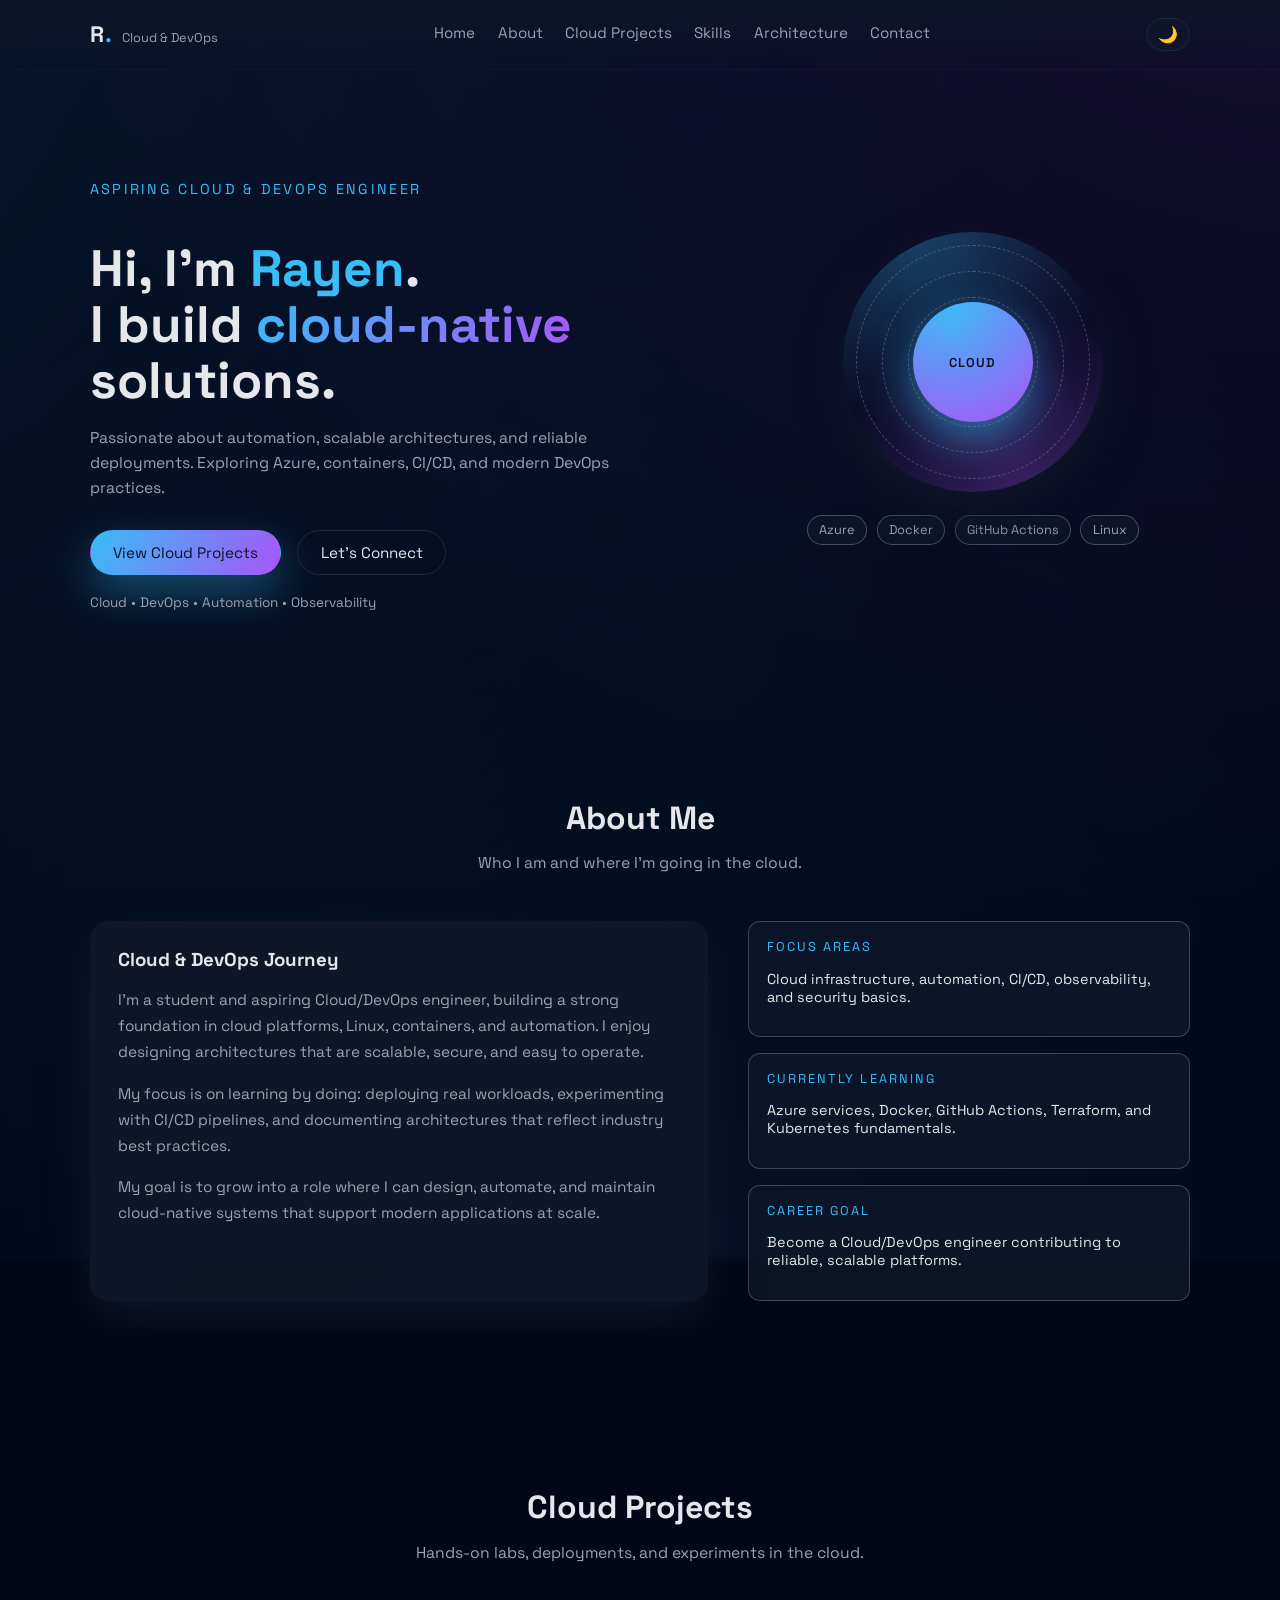
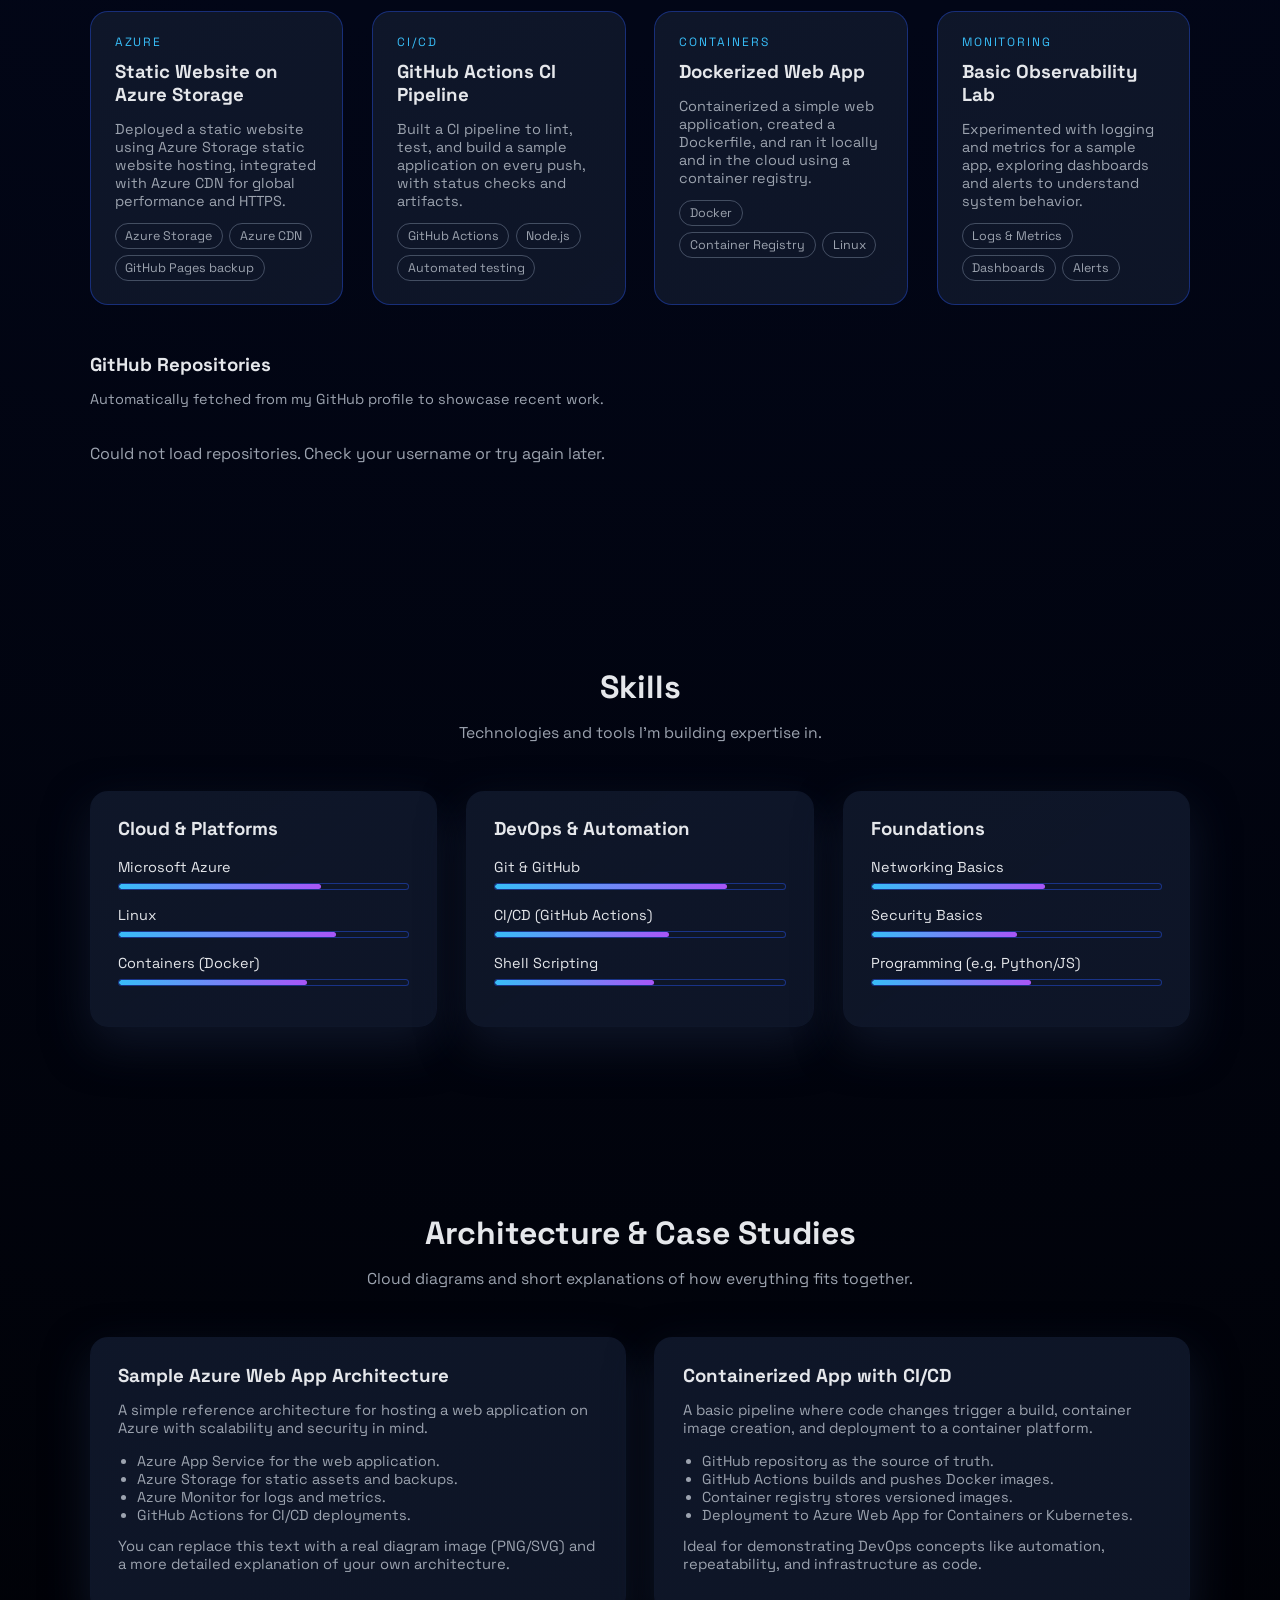
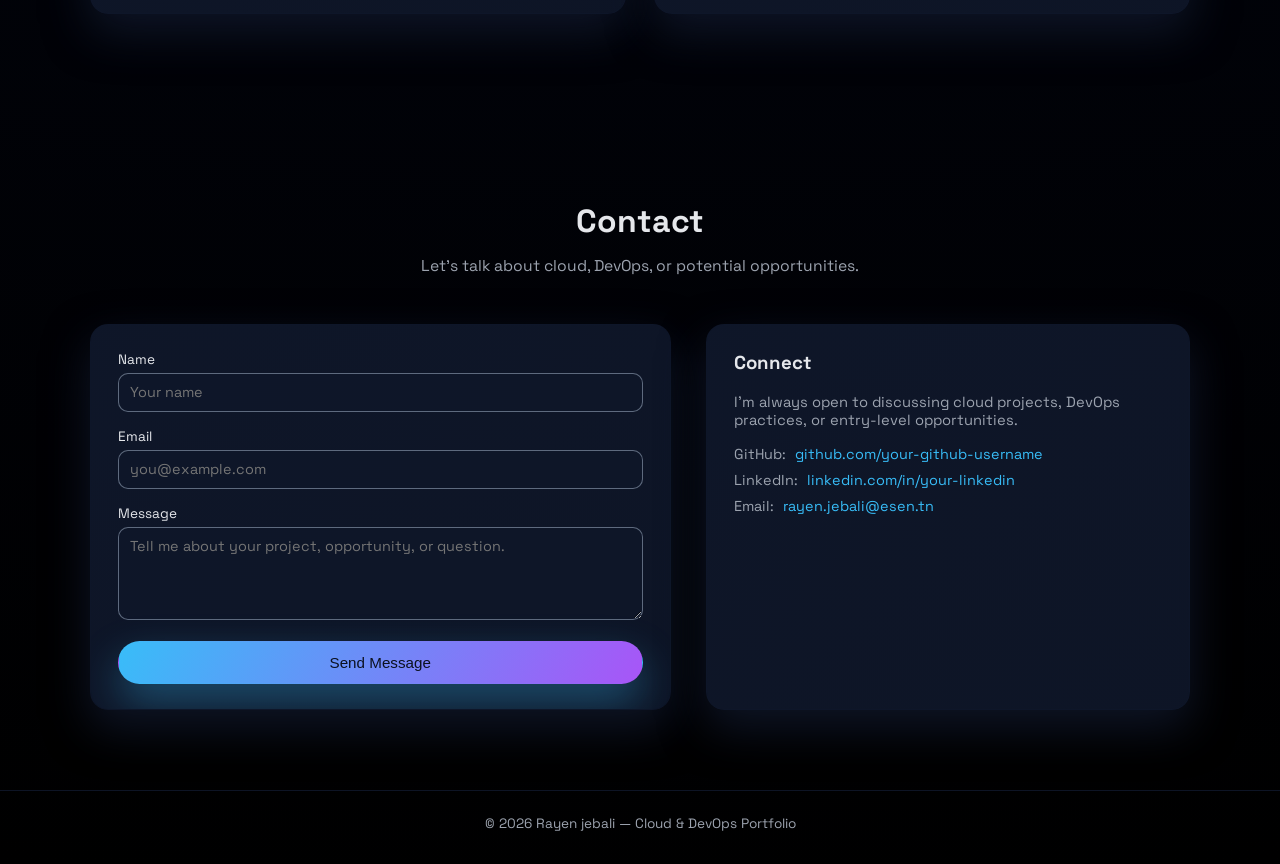
<file: index.html>
<!DOCTYPE html>
<html lang="en">
<head>
  <meta charset="UTF-8" />
  <meta name="viewport" content="width=device-width, initial-scale=1.0" />
  <title>Rayen | Cloud & DevOps Portfolio</title>
  <link rel="stylesheet" href="cloud.css" />
  <link rel="preconnect" href="https://fonts.googleapis.com" />
  <link rel="preconnect" href="https://fonts.gstatic.com" crossorigin />
  <link
    href="https://fonts.googleapis.com/css2?family=Space+Grotesk:wght@400;500;600;700&display=swap"
    rel="stylesheet"
  />
  <script defer src="cloud.js"></script>
</head>
<body>
  <div class="background-gradient"></div>

  <header class="navbar">
    <div class="nav-left">
      <span class="logo">R<span class="accent">.</span></span>
      <span class="logo-subtitle">Cloud & DevOps</span>
    </div>
    <nav class="nav-links">
      <a href="#hero">Home</a>
      <a href="#about">About</a>
      <a href="#projects">Cloud Projects</a>
      <a href="#skills">Skills</a>
      <a href="#architecture">Architecture</a>
      <a href="#contact">Contact</a>
    </nav>
    <button id="theme-toggle" class="theme-toggle" aria-label="Toggle theme">
      <span class="toggle-icon">🌙</span>
    </button>
  </header>

  <main>
    <section id="hero" class="section hero">
      <div class="hero-content">
        <p class="hero-tag">Aspiring Cloud & DevOps Engineer</p>
        <h1 class="hero-title">
          Hi, I'm <span class="accent">Rayen</span>.<br />
          I build <span class="gradient-text">cloud-native</span> solutions.
        </h1>
        <p class="hero-subtitle">
          Passionate about automation, scalable architectures, and reliable deployments.
          Exploring Azure, containers, CI/CD, and modern DevOps practices.
        </p>
        <div class="hero-actions">
          <a href="#projects" class="btn primary">View Cloud Projects</a>
          <a href="#contact" class="btn ghost">Let’s Connect</a>
        </div>
        <div class="hero-meta">
          <span>Cloud • DevOps • Automation • Observability</span>
        </div>
      </div>
      <div class="hero-visual">
        <div class="hero-orbit">
          <div class="orbit-circle orbit-1"></div>
          <div class="orbit-circle orbit-2"></div>
          <div class="orbit-circle orbit-3"></div>
          <div class="hero-core">
            <span>Cloud</span>
          </div>
        </div>
        <div class="hero-badges">
          <div class="badge">Azure</div>
          <div class="badge">Docker</div>
          <div class="badge">GitHub Actions</div>
          <div class="badge">Linux</div>
        </div>
      </div>
    </section>

    <section id="about" class="section about">
      <div class="section-header">
        <h2>About Me</h2>
        <p>Who I am and where I'm going in the cloud.</p>
      </div>
      <div class="about-grid">
        <div class="about-text card">
          <h3>Cloud & DevOps Journey</h3>
          <p>
            I'm a student and aspiring Cloud/DevOps engineer, building a strong foundation in
            cloud platforms, Linux, containers, and automation. I enjoy designing architectures
            that are scalable, secure, and easy to operate.
          </p>
          <p>
            My focus is on learning by doing: deploying real workloads, experimenting with CI/CD
            pipelines, and documenting architectures that reflect industry best practices.
          </p>
          <p>
            My goal is to grow into a role where I can design, automate, and maintain
            cloud-native systems that support modern applications at scale.
          </p>
        </div>
        <div class="about-highlights">
          <div class="highlight-card">
            <span class="highlight-label">Focus Areas</span>
            <p>Cloud infrastructure, automation, CI/CD, observability, and security basics.</p>
          </div>
          <div class="highlight-card">
            <span class="highlight-label">Currently Learning</span>
            <p>Azure services, Docker, GitHub Actions, Terraform, and Kubernetes fundamentals.</p>
          </div>
          <div class="highlight-card">
            <span class="highlight-label">Career Goal</span>
            <p>Become a Cloud/DevOps engineer contributing to reliable, scalable platforms.</p>
          </div>
        </div>
      </div>
    </section>

    <!-- Cloud Projects Section -->
    <section id="projects" class="section projects">
      <div class="section-header">
        <h2>Cloud Projects</h2>
        <p>Hands-on labs, deployments, and experiments in the cloud.</p>
      </div>
      <div class="projects-grid">
        <!-- Example project cards (you can edit/duplicate these) -->
        <article class="project-card">
          <div class="project-tag">Azure</div>
          <h3>Static Website on Azure Storage</h3>
          <p>
            Deployed a static website using Azure Storage static website hosting, integrated with
            Azure CDN for global performance and HTTPS.
          </p>
          <ul class="project-meta">
            <li>Azure Storage</li>
            <li>Azure CDN</li>
            <li>GitHub Pages backup</li>
          </ul>
        </article>

        <article class="project-card">
          <div class="project-tag">CI/CD</div>
          <h3>GitHub Actions CI Pipeline</h3>
          <p>
            Built a CI pipeline to lint, test, and build a sample application on every push,
            with status checks and artifacts.
          </p>
          <ul class="project-meta">
            <li>GitHub Actions</li>
            <li>Node.js</li>
            <li>Automated testing</li>
          </ul>
        </article>

        <article class="project-card">
          <div class="project-tag">Containers</div>
          <h3>Dockerized Web App</h3>
          <p>
            Containerized a simple web application, created a Dockerfile, and ran it locally and
            in the cloud using a container registry.
          </p>
          <ul class="project-meta">
            <li>Docker</li>
            <li>Container Registry</li>
            <li>Linux</li>
          </ul>
        </article>

        <article class="project-card">
          <div class="project-tag">Monitoring</div>
          <h3>Basic Observability Lab</h3>
          <p>
            Experimented with logging and metrics for a sample app, exploring dashboards and
            alerts to understand system behavior.
          </p>
          <ul class="project-meta">
            <li>Logs & Metrics</li>
            <li>Dashboards</li>
            <li>Alerts</li>
          </ul>
        </article>
      </div>

      <!-- GitHub Integration -->
      <div class="github-section">
        <h3>GitHub Repositories</h3>
        <p class="github-subtitle">
          Automatically fetched from my GitHub profile to showcase recent work.
        </p>
        <div id="github-repos" class="github-repos">
          <p class="github-loading">Loading repositories...</p>
        </div>
      </div>
    </section>

    <!-- Skills Section -->
    <section id="skills" class="section skills">
      <div class="section-header">
        <h2>Skills</h2>
        <p>Technologies and tools I’m building expertise in.</p>
      </div>
      <div class="skills-grid">
        <div class="skills-column card">
          <h3>Cloud & Platforms</h3>
          <div class="skill">
            <span>Microsoft Azure</span>
            <div class="skill-bar"><div class="skill-fill" data-level="70"></div></div>
          </div>
          <div class="skill">
            <span>Linux</span>
            <div class="skill-bar"><div class="skill-fill" data-level="75"></div></div>
          </div>
          <div class="skill">
            <span>Containers (Docker)</span>
            <div class="skill-bar"><div class="skill-fill" data-level="65"></div></div>
          </div>
        </div>

        <div class="skills-column card">
          <h3>DevOps & Automation</h3>
          <div class="skill">
            <span>Git & GitHub</span>
            <div class="skill-bar"><div class="skill-fill" data-level="80"></div></div>
          </div>
          <div class="skill">
            <span>CI/CD (GitHub Actions)</span>
            <div class="skill-bar"><div class="skill-fill" data-level="60"></div></div>
          </div>
          <div class="skill">
            <span>Shell Scripting</span>
            <div class="skill-bar"><div class="skill-fill" data-level="55"></div></div>
          </div>
        </div>

        <div class="skills-column card">
          <h3>Foundations</h3>
          <div class="skill">
            <span>Networking Basics</span>
            <div class="skill-bar"><div class="skill-fill" data-level="60"></div></div>
          </div>
          <div class="skill">
            <span>Security Basics</span>
            <div class="skill-bar"><div class="skill-fill" data-level="50"></div></div>
          </div>
          <div class="skill">
            <span>Programming (e.g. Python/JS)</span>
            <div class="skill-bar"><div class="skill-fill" data-level="55"></div></div>
          </div>
        </div>
      </div>
    </section>

    <!-- Architecture / Case Study Section -->
    <section id="architecture" class="section architecture">
      <div class="section-header">
        <h2>Architecture & Case Studies</h2>
        <p>Cloud diagrams and short explanations of how everything fits together.</p>
      </div>
      <div class="architecture-grid">
        <article class="architecture-card card">
          <h3>Sample Azure Web App Architecture</h3>
          <p>
            A simple reference architecture for hosting a web application on Azure with
            scalability and security in mind.
          </p>
          <ul class="architecture-points">
            <li>Azure App Service for the web application.</li>
            <li>Azure Storage for static assets and backups.</li>
            <li>Azure Monitor for logs and metrics.</li>
            <li>GitHub Actions for CI/CD deployments.</li>
          </ul>
          <p class="architecture-note">
            You can replace this text with a real diagram image (PNG/SVG) and a more detailed
            explanation of your own architecture.
          </p>
        </article>

        <article class="architecture-card card">
          <h3>Containerized App with CI/CD</h3>
          <p>
            A basic pipeline where code changes trigger a build, container image creation, and
            deployment to a container platform.
          </p>
          <ul class="architecture-points">
            <li>GitHub repository as the source of truth.</li>
            <li>GitHub Actions builds and pushes Docker images.</li>
            <li>Container registry stores versioned images.</li>
            <li>Deployment to Azure Web App for Containers or Kubernetes.</li>
          </ul>
          <p class="architecture-note">
            Ideal for demonstrating DevOps concepts like automation, repeatability, and
            infrastructure as code.
          </p>
        </article>
      </div>
    </section>

    <!-- Contact Section -->
    <section id="contact" class="section contact">
      <div class="section-header">
        <h2>Contact</h2>
        <p>Let’s talk about cloud, DevOps, or potential opportunities.</p>
      </div>
      <div class="contact-grid">
        <form class="contact-form card" action="https://formspree.io/f/your-id" method="POST">
          <div class="form-group">
            <label for="name">Name</label>
            <input id="name" name="name" type="text" required placeholder="Your name" />
          </div>
          <div class="form-group">
            <label for="email">Email</label>
            <input id="email" name="email" type="email" required placeholder="you@example.com" />
          </div>
          <div class="form-group">
            <label for="message">Message</label>
            <textarea
              id="message"
              name="message"
              rows="4"
              required
              placeholder="Tell me about your project, opportunity, or question."
            ></textarea>
          </div>
          <button type="submit" class="btn primary full-width">Send Message</button>
        </form>

        <div class="contact-info card">
          <h3>Connect</h3>
          <p>
            I’m always open to discussing cloud projects, DevOps practices, or entry-level
            opportunities.
          </p>
          <ul class="contact-links">
            <li>
              <span>GitHub:</span>
              <a href="https://github.com/rayenjebali-sudo" target="_blank" rel="noreferrer">
                github.com/your-github-username
              </a>
            </li>
            <li>
              <span>LinkedIn:</span>
              <a href="https://www.linkedin.com/in/rayen-jebali-6021a33a2/" target="_blank" rel="noreferrer">
                linkedin.com/in/your-linkedin
              </a>
            </li>
            <li>
              <span>Email:</span>
              <a>rayen.jebali@esen.tn</a>
            </li>
          </ul>
          <p class="contact-note">
            
          </p>
        </div>
      </div>
    </section>
  </main>

  <footer class="footer">
    <span>© <span id="year"></span> Rayen jebali — Cloud & DevOps Portfolio</span>
  </footer>
</body>
</html>
</file>
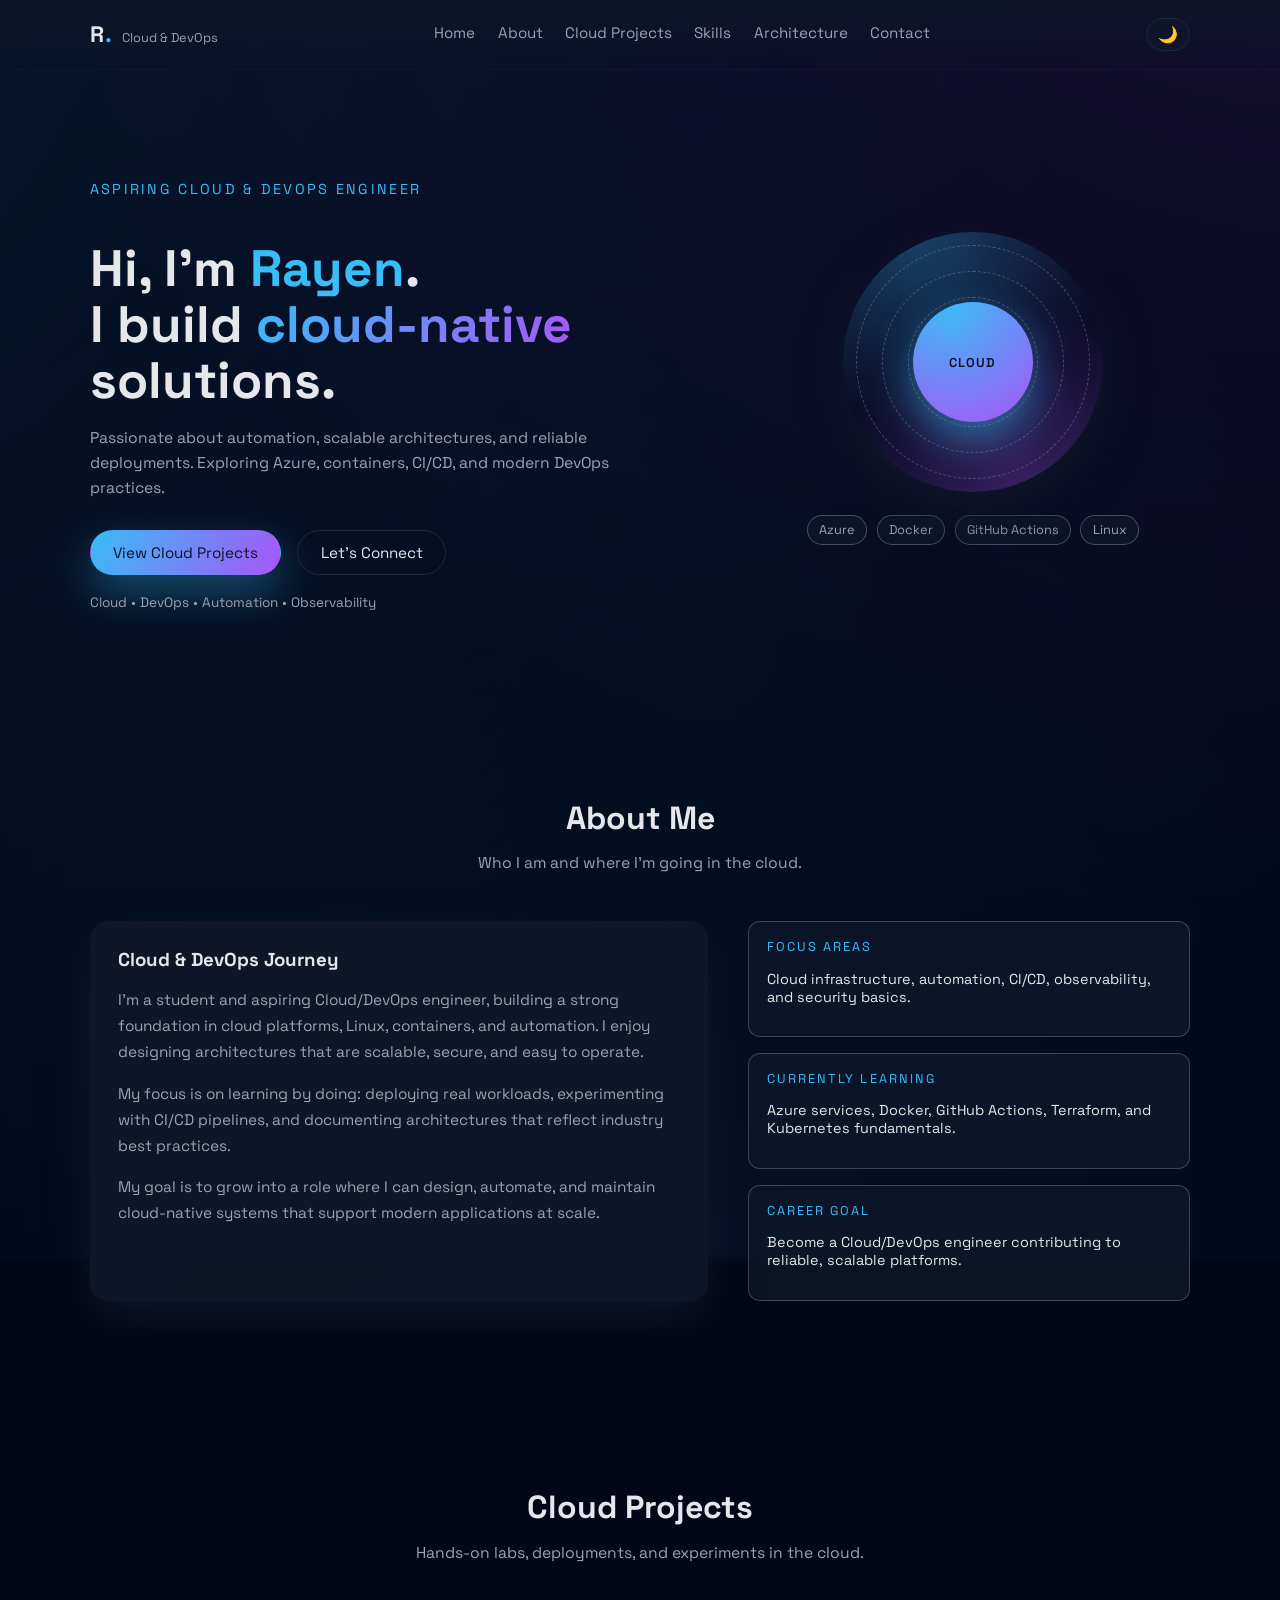
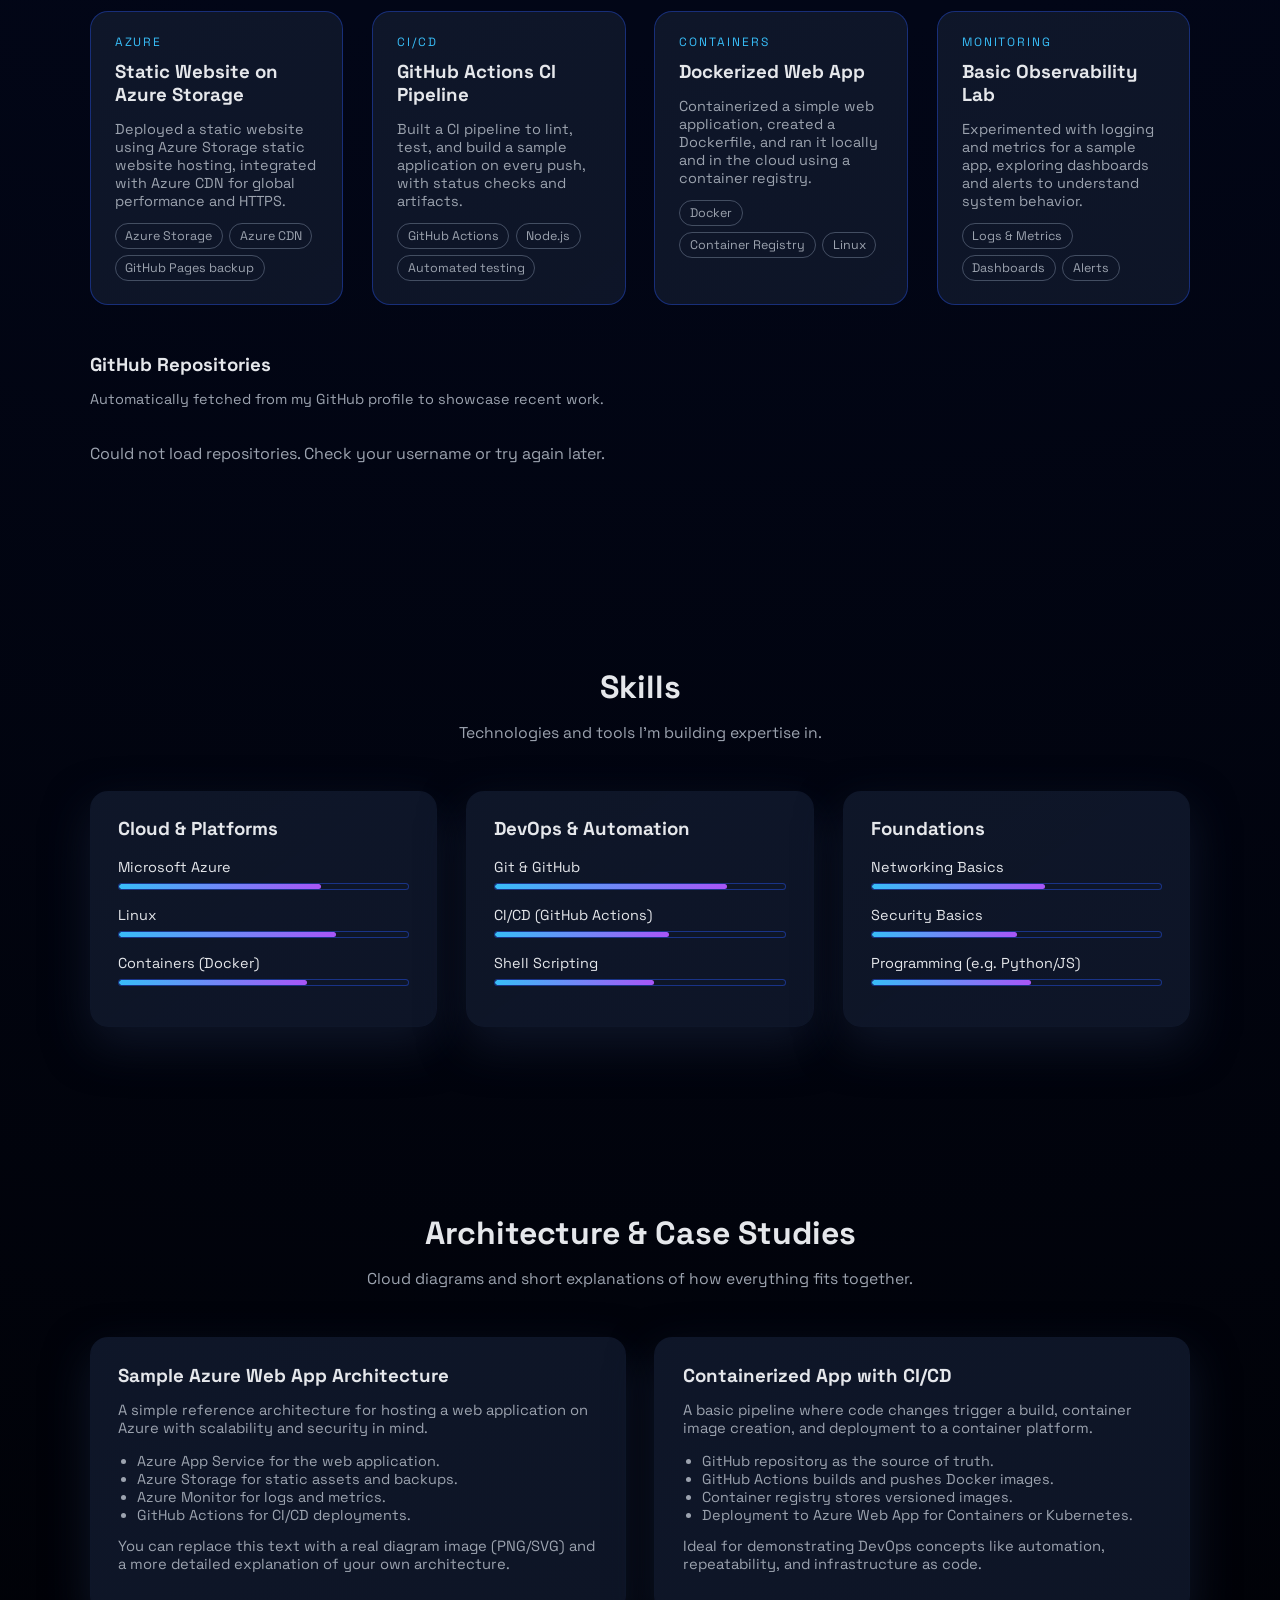
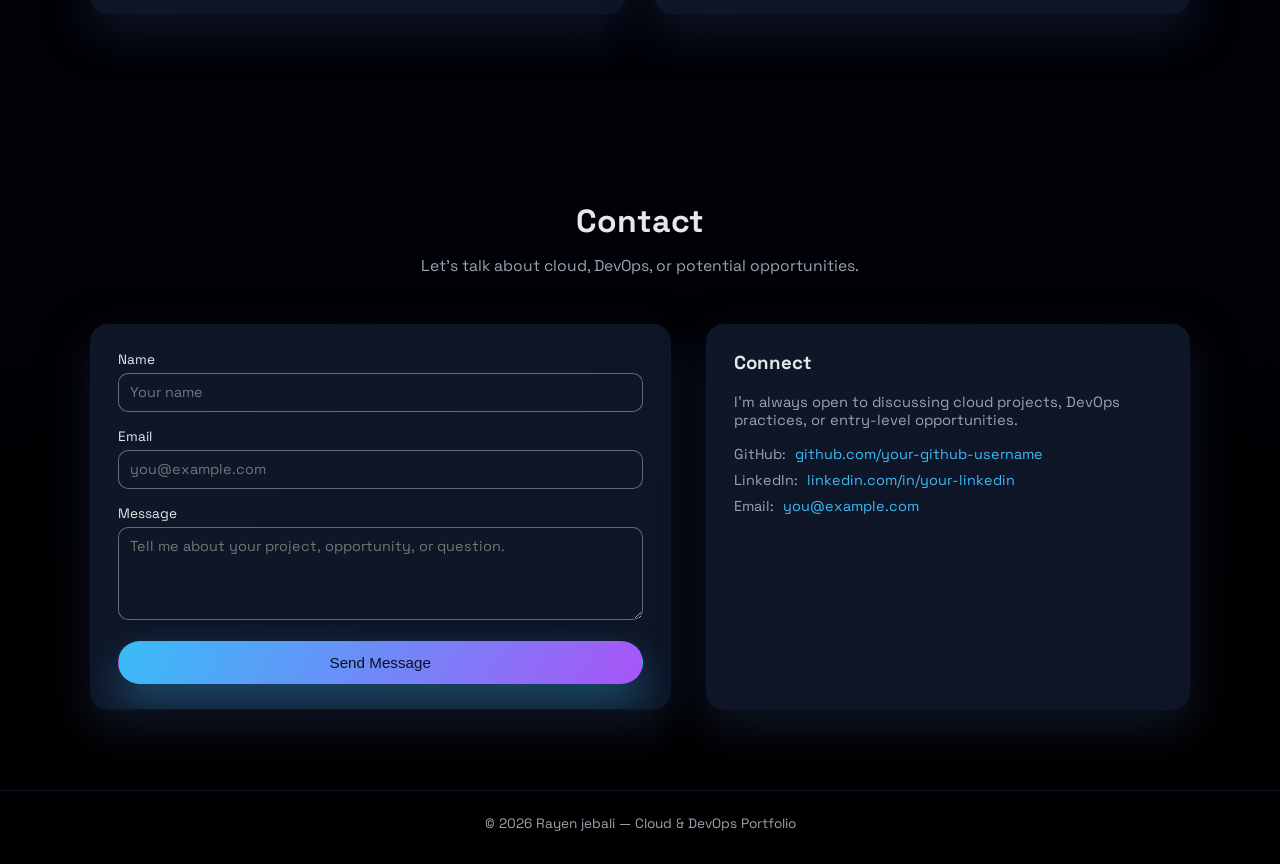
<file: cloud.html>
<!DOCTYPE html>
<html lang="en">
<head>
  <meta charset="UTF-8" />
  <meta name="viewport" content="width=device-width, initial-scale=1.0" />
  <title>Rayen | Cloud & DevOps Portfolio</title>
  <link rel="stylesheet" href="cloud.css" />
  <link rel="preconnect" href="https://fonts.googleapis.com" />
  <link rel="preconnect" href="https://fonts.gstatic.com" crossorigin />
  <link
    href="https://fonts.googleapis.com/css2?family=Space+Grotesk:wght@400;500;600;700&display=swap"
    rel="stylesheet"
  />
  <script defer src="cloud.js"></script>
</head>
<body>
  <div class="background-gradient"></div>

  <header class="navbar">
    <div class="nav-left">
      <span class="logo">R<span class="accent">.</span></span>
      <span class="logo-subtitle">Cloud & DevOps</span>
    </div>
    <nav class="nav-links">
      <a href="#hero">Home</a>
      <a href="#about">About</a>
      <a href="#projects">Cloud Projects</a>
      <a href="#skills">Skills</a>
      <a href="#architecture">Architecture</a>
      <a href="#contact">Contact</a>
    </nav>
    <button id="theme-toggle" class="theme-toggle" aria-label="Toggle theme">
      <span class="toggle-icon">🌙</span>
    </button>
  </header>

  <main>
    <section id="hero" class="section hero">
      <div class="hero-content">
        <p class="hero-tag">Aspiring Cloud & DevOps Engineer</p>
        <h1 class="hero-title">
          Hi, I'm <span class="accent">Rayen</span>.<br />
          I build <span class="gradient-text">cloud-native</span> solutions.
        </h1>
        <p class="hero-subtitle">
          Passionate about automation, scalable architectures, and reliable deployments.
          Exploring Azure, containers, CI/CD, and modern DevOps practices.
        </p>
        <div class="hero-actions">
          <a href="#projects" class="btn primary">View Cloud Projects</a>
          <a href="#contact" class="btn ghost">Let’s Connect</a>
        </div>
        <div class="hero-meta">
          <span>Cloud • DevOps • Automation • Observability</span>
        </div>
      </div>
      <div class="hero-visual">
        <div class="hero-orbit">
          <div class="orbit-circle orbit-1"></div>
          <div class="orbit-circle orbit-2"></div>
          <div class="orbit-circle orbit-3"></div>
          <div class="hero-core">
            <span>Cloud</span>
          </div>
        </div>
        <div class="hero-badges">
          <div class="badge">Azure</div>
          <div class="badge">Docker</div>
          <div class="badge">GitHub Actions</div>
          <div class="badge">Linux</div>
        </div>
      </div>
    </section>

    <section id="about" class="section about">
      <div class="section-header">
        <h2>About Me</h2>
        <p>Who I am and where I'm going in the cloud.</p>
      </div>
      <div class="about-grid">
        <div class="about-text card">
          <h3>Cloud & DevOps Journey</h3>
          <p>
            I'm a student and aspiring Cloud/DevOps engineer, building a strong foundation in
            cloud platforms, Linux, containers, and automation. I enjoy designing architectures
            that are scalable, secure, and easy to operate.
          </p>
          <p>
            My focus is on learning by doing: deploying real workloads, experimenting with CI/CD
            pipelines, and documenting architectures that reflect industry best practices.
          </p>
          <p>
            My goal is to grow into a role where I can design, automate, and maintain
            cloud-native systems that support modern applications at scale.
          </p>
        </div>
        <div class="about-highlights">
          <div class="highlight-card">
            <span class="highlight-label">Focus Areas</span>
            <p>Cloud infrastructure, automation, CI/CD, observability, and security basics.</p>
          </div>
          <div class="highlight-card">
            <span class="highlight-label">Currently Learning</span>
            <p>Azure services, Docker, GitHub Actions, Terraform, and Kubernetes fundamentals.</p>
          </div>
          <div class="highlight-card">
            <span class="highlight-label">Career Goal</span>
            <p>Become a Cloud/DevOps engineer contributing to reliable, scalable platforms.</p>
          </div>
        </div>
      </div>
    </section>

    <!-- Cloud Projects Section -->
    <section id="projects" class="section projects">
      <div class="section-header">
        <h2>Cloud Projects</h2>
        <p>Hands-on labs, deployments, and experiments in the cloud.</p>
      </div>
      <div class="projects-grid">
        <!-- Example project cards (you can edit/duplicate these) -->
        <article class="project-card">
          <div class="project-tag">Azure</div>
          <h3>Static Website on Azure Storage</h3>
          <p>
            Deployed a static website using Azure Storage static website hosting, integrated with
            Azure CDN for global performance and HTTPS.
          </p>
          <ul class="project-meta">
            <li>Azure Storage</li>
            <li>Azure CDN</li>
            <li>GitHub Pages backup</li>
          </ul>
        </article>

        <article class="project-card">
          <div class="project-tag">CI/CD</div>
          <h3>GitHub Actions CI Pipeline</h3>
          <p>
            Built a CI pipeline to lint, test, and build a sample application on every push,
            with status checks and artifacts.
          </p>
          <ul class="project-meta">
            <li>GitHub Actions</li>
            <li>Node.js</li>
            <li>Automated testing</li>
          </ul>
        </article>

        <article class="project-card">
          <div class="project-tag">Containers</div>
          <h3>Dockerized Web App</h3>
          <p>
            Containerized a simple web application, created a Dockerfile, and ran it locally and
            in the cloud using a container registry.
          </p>
          <ul class="project-meta">
            <li>Docker</li>
            <li>Container Registry</li>
            <li>Linux</li>
          </ul>
        </article>

        <article class="project-card">
          <div class="project-tag">Monitoring</div>
          <h3>Basic Observability Lab</h3>
          <p>
            Experimented with logging and metrics for a sample app, exploring dashboards and
            alerts to understand system behavior.
          </p>
          <ul class="project-meta">
            <li>Logs & Metrics</li>
            <li>Dashboards</li>
            <li>Alerts</li>
          </ul>
        </article>
      </div>

      <!-- GitHub Integration -->
      <div class="github-section">
        <h3>GitHub Repositories</h3>
        <p class="github-subtitle">
          Automatically fetched from my GitHub profile to showcase recent work.
        </p>
        <div id="github-repos" class="github-repos">
          <p class="github-loading">Loading repositories...</p>
        </div>
      </div>
    </section>

    <!-- Skills Section -->
    <section id="skills" class="section skills">
      <div class="section-header">
        <h2>Skills</h2>
        <p>Technologies and tools I’m building expertise in.</p>
      </div>
      <div class="skills-grid">
        <div class="skills-column card">
          <h3>Cloud & Platforms</h3>
          <div class="skill">
            <span>Microsoft Azure</span>
            <div class="skill-bar"><div class="skill-fill" data-level="70"></div></div>
          </div>
          <div class="skill">
            <span>Linux</span>
            <div class="skill-bar"><div class="skill-fill" data-level="75"></div></div>
          </div>
          <div class="skill">
            <span>Containers (Docker)</span>
            <div class="skill-bar"><div class="skill-fill" data-level="65"></div></div>
          </div>
        </div>

        <div class="skills-column card">
          <h3>DevOps & Automation</h3>
          <div class="skill">
            <span>Git & GitHub</span>
            <div class="skill-bar"><div class="skill-fill" data-level="80"></div></div>
          </div>
          <div class="skill">
            <span>CI/CD (GitHub Actions)</span>
            <div class="skill-bar"><div class="skill-fill" data-level="60"></div></div>
          </div>
          <div class="skill">
            <span>Shell Scripting</span>
            <div class="skill-bar"><div class="skill-fill" data-level="55"></div></div>
          </div>
        </div>

        <div class="skills-column card">
          <h3>Foundations</h3>
          <div class="skill">
            <span>Networking Basics</span>
            <div class="skill-bar"><div class="skill-fill" data-level="60"></div></div>
          </div>
          <div class="skill">
            <span>Security Basics</span>
            <div class="skill-bar"><div class="skill-fill" data-level="50"></div></div>
          </div>
          <div class="skill">
            <span>Programming (e.g. Python/JS)</span>
            <div class="skill-bar"><div class="skill-fill" data-level="55"></div></div>
          </div>
        </div>
      </div>
    </section>

    <!-- Architecture / Case Study Section -->
    <section id="architecture" class="section architecture">
      <div class="section-header">
        <h2>Architecture & Case Studies</h2>
        <p>Cloud diagrams and short explanations of how everything fits together.</p>
      </div>
      <div class="architecture-grid">
        <article class="architecture-card card">
          <h3>Sample Azure Web App Architecture</h3>
          <p>
            A simple reference architecture for hosting a web application on Azure with
            scalability and security in mind.
          </p>
          <ul class="architecture-points">
            <li>Azure App Service for the web application.</li>
            <li>Azure Storage for static assets and backups.</li>
            <li>Azure Monitor for logs and metrics.</li>
            <li>GitHub Actions for CI/CD deployments.</li>
          </ul>
          <p class="architecture-note">
            You can replace this text with a real diagram image (PNG/SVG) and a more detailed
            explanation of your own architecture.
          </p>
        </article>

        <article class="architecture-card card">
          <h3>Containerized App with CI/CD</h3>
          <p>
            A basic pipeline where code changes trigger a build, container image creation, and
            deployment to a container platform.
          </p>
          <ul class="architecture-points">
            <li>GitHub repository as the source of truth.</li>
            <li>GitHub Actions builds and pushes Docker images.</li>
            <li>Container registry stores versioned images.</li>
            <li>Deployment to Azure Web App for Containers or Kubernetes.</li>
          </ul>
          <p class="architecture-note">
            Ideal for demonstrating DevOps concepts like automation, repeatability, and
            infrastructure as code.
          </p>
        </article>
      </div>
    </section>

    <!-- Contact Section -->
    <section id="contact" class="section contact">
      <div class="section-header">
        <h2>Contact</h2>
        <p>Let’s talk about cloud, DevOps, or potential opportunities.</p>
      </div>
      <div class="contact-grid">
        <form class="contact-form card" action="https://formspree.io/f/your-id" method="POST">
          <div class="form-group">
            <label for="name">Name</label>
            <input id="name" name="name" type="text" required placeholder="Your name" />
          </div>
          <div class="form-group">
            <label for="email">Email</label>
            <input id="email" name="email" type="email" required placeholder="you@example.com" />
          </div>
          <div class="form-group">
            <label for="message">Message</label>
            <textarea
              id="message"
              name="message"
              rows="4"
              required
              placeholder="Tell me about your project, opportunity, or question."
            ></textarea>
          </div>
          <button type="submit" class="btn primary full-width">Send Message</button>
        </form>

        <div class="contact-info card">
          <h3>Connect</h3>
          <p>
            I’m always open to discussing cloud projects, DevOps practices, or entry-level
            opportunities.
          </p>
          <ul class="contact-links">
            <li>
              <span>GitHub:</span>
              <a href="https://github.com/rayenjebali-sudo" target="_blank" rel="noreferrer">
                github.com/your-github-username
              </a>
            </li>
            <li>
              <span>LinkedIn:</span>
              <a href="https://www.linkedin.com/in/rayen-jebali-6021a33a2/" target="_blank" rel="noreferrer">
                linkedin.com/in/your-linkedin
              </a>
            </li>
            <li>
              <span>Email:</span>
              <a href="rayen.jebali@esen.tn">you@example.com</a>
            </li>
          </ul>
          <p class="contact-note">
            
          </p>
        </div>
      </div>
    </section>
  </main>

  <footer class="footer">
    <span>© <span id="year"></span> Rayen jebali — Cloud & DevOps Portfolio</span>
  </footer>
</body>
</html>
</file>
<file: cloud.css>
:root {
  --bg: #050816;
  --bg-alt: #0b1020;
  --card-bg: #0f172a;
  --text: #e5e7eb;
  --muted: #9ca3af;
  --accent: #38bdf8;
  --accent-2: #a855f7;
  --border: #1f2937;
  --danger: #f97373;
  --radius-lg: 18px;
  --radius-md: 12px;
  --shadow-soft: 0 18px 45px rgba(15, 23, 42, 0.9);
  --transition-fast: 0.2s ease;
  --transition-med: 0.35s ease;
}

[data-theme="light"] {
  --bg: #f9fafb;
  --bg-alt: #ffffff;
  --card-bg: #ffffff;
  --text: #111827;
  --muted: #6b7280;
  --accent: #2563eb;
  --accent-2: #7c3aed;
  --border: #e5e7eb;
  --shadow-soft: 0 16px 40px rgba(15, 23, 42, 0.12);
}

*,
*::before,
*::after {
  box-sizing: border-box;
}

html {
  scroll-behavior: smooth;
}

body {
  margin: 0;
  font-family: "Space Grotesk", system-ui, -apple-system, BlinkMacSystemFont, sans-serif;
  background: radial-gradient(circle at top, #020617 0, #020617 40%, #000 100%);
  color: var(--text);
  min-height: 100vh;
  position: relative;
  overflow-x: hidden;
}

/* Animated background */
.background-gradient {
  position: fixed;
  inset: -40%;
  background:
    radial-gradient(circle at 10% 20%, rgba(56, 189, 248, 0.12), transparent 55%),
    radial-gradient(circle at 80% 0%, rgba(168, 85, 247, 0.16), transparent 55%),
    radial-gradient(circle at 50% 100%, rgba(56, 189, 248, 0.08), transparent 55%);
  opacity: 0.9;
  filter: blur(4px);
  z-index: -2;
  animation: bgMove 18s ease-in-out infinite alternate;
}

@keyframes bgMove {
  0% {
    transform: translate3d(0, 0, 0) scale(1);
  }
  50% {
    transform: translate3d(-3%, 2%, 0) scale(1.05);
  }
  100% {
    transform: translate3d(3%, -2%, 0) scale(1.03);
  }
}

/* Navbar */
.navbar {
  position: sticky;
  top: 0;
  z-index: 20;
  display: flex;
  align-items: center;
  justify-content: space-between;
  padding: 1.1rem 7vw;
  backdrop-filter: blur(18px);
  background: linear-gradient(to bottom, rgba(15, 23, 42, 0.9), transparent);
  border-bottom: 1px solid rgba(15, 23, 42, 0.8);
}

.nav-left {
  display: flex;
  align-items: baseline;
  gap: 0.5rem;
}

.logo {
  font-weight: 700;
  font-size: 1.4rem;
  letter-spacing: 0.08em;
}

.logo-subtitle {
  font-size: 0.8rem;
  color: var(--muted);
}

.accent {
  color: var(--accent);
}

.nav-links {
  display: flex;
  gap: 1.4rem;
  font-size: 0.95rem;
}

.nav-links a {
  color: var(--muted);
  text-decoration: none;
  position: relative;
  padding-bottom: 0.2rem;
  transition: color var(--transition-fast);
}

.nav-links a::after {
  content: "";
  position: absolute;
  left: 0;
  bottom: 0;
  width: 0;
  height: 2px;
  background: linear-gradient(90deg, var(--accent), var(--accent-2));
  border-radius: 999px;
  transition: width var(--transition-med);
}

.nav-links a:hover {
  color: var(--text);
}

.nav-links a:hover::after {
  width: 100%;
}

/* Theme toggle */
.theme-toggle {
  border-radius: 999px;
  border: 1px solid var(--border);
  background: rgba(15, 23, 42, 0.8);
  color: var(--muted);
  padding: 0.4rem 0.7rem;
  cursor: pointer;
  display: flex;
  align-items: center;
  gap: 0.35rem;
  font-size: 0.85rem;
  transition: background var(--transition-fast), transform var(--transition-fast),
    border-color var(--transition-fast);
}

[data-theme="light"] .theme-toggle {
  background: rgba(255, 255, 255, 0.9);
}

.theme-toggle:hover {
  transform: translateY(-1px);
  border-color: var(--accent);
}

.toggle-icon {
  font-size: 1rem;
}

/* Sections */
.section {
  padding: 5rem 7vw;
  position: relative;
}

.section-header {
  max-width: 640px;
  margin: 0 auto 3rem;
  text-align: center;
}

.section-header h2 {
  font-size: 2rem;
  margin-bottom: 0.5rem;
}

.section-header p {
  color: var(--muted);
  font-size: 0.98rem;
}

/* Hero */
.hero {
  display: grid;
  grid-template-columns: minmax(0, 1.4fr) minmax(0, 1fr);
  gap: 3.5rem;
  align-items: center;
  padding-top: 6rem;
}

.hero-tag {
  font-size: 0.9rem;
  text-transform: uppercase;
  letter-spacing: 0.16em;
  color: var(--accent);
  margin-bottom: 0.8rem;
}

.hero-title {
  font-size: clamp(2.4rem, 4vw, 3.2rem);
  line-height: 1.1;
  margin-bottom: 1rem;
}

.gradient-text {
  background: linear-gradient(120deg, var(--accent), var(--accent-2));
  -webkit-background-clip: text;
  color: transparent;
}

.hero-subtitle {
  color: var(--muted);
  max-width: 520px;
  font-size: 0.98rem;
  line-height: 1.6;
}

.hero-actions {
  display: flex;
  flex-wrap: wrap;
  gap: 1rem;
  margin: 1.8rem 0 1.2rem;
}

.btn {
  border-radius: 999px;
  padding: 0.75rem 1.4rem;
  font-size: 0.95rem;
  border: 1px solid transparent;
  cursor: pointer;
  text-decoration: none;
  display: inline-flex;
  align-items: center;
  justify-content: center;
  gap: 0.4rem;
  transition: background var(--transition-med), color var(--transition-med),
    transform var(--transition-fast), box-shadow var(--transition-med), border-color var(--transition-med);
}

.btn.primary {
  background: linear-gradient(120deg, var(--accent), var(--accent-2));
  color: #0b1120;
  box-shadow: 0 18px 40px rgba(56, 189, 248, 0.35);
}

.btn.primary:hover {
  transform: translateY(-1px);
  box-shadow: 0 22px 50px rgba(56, 189, 248, 0.45);
}

.btn.ghost {
  background: transparent;
  color: var(--text);
  border-color: var(--border);
}

.btn.ghost:hover {
  border-color: var(--accent);
  background: rgba(15, 23, 42, 0.7);
}

.btn.full-width {
  width: 100%;
}

.hero-meta {
  font-size: 0.85rem;
  color: var(--muted);
}

/* Hero visual */
.hero-visual {
  position: relative;
  display: flex;
  flex-direction: column;
  align-items: center;
  gap: 1.4rem;
}

.hero-orbit {
  position: relative;
  width: 260px;
  height: 260px;
  border-radius: 50%;
  display: grid;
  place-items: center;
  background: radial-gradient(circle at 30% 0, rgba(56, 189, 248, 0.3), transparent 60%),
    radial-gradient(circle at 70% 100%, rgba(168, 85, 247, 0.3), transparent 60%);
  box-shadow: var(--shadow-soft);
  overflow: hidden;
}

.orbit-circle {
  position: absolute;
  border-radius: 50%;
  border: 1px dashed rgba(148, 163, 184, 0.4);
  animation: orbitSpin 18s linear infinite;
}

.orbit-1 {
  width: 90%;
  height: 90%;
}

.orbit-2 {
  width: 70%;
  height: 70%;
  animation-duration: 14s;
}

.orbit-3 {
  width: 50%;
  height: 50%;
  animation-duration: 10s;
}

@keyframes orbitSpin {
  from {
    transform: rotate(0deg);
  }
  to {
    transform: rotate(360deg);
  }
}

.hero-core {
  width: 120px;
  height: 120px;
  border-radius: 50%;
  background: radial-gradient(circle at 30% 0, var(--accent), var(--accent-2));
  display: grid;
  place-items: center;
  color: #0b1120;
  font-weight: 600;
  letter-spacing: 0.08em;
  text-transform: uppercase;
  font-size: 0.8rem;
  box-shadow: 0 18px 40px rgba(56, 189, 248, 0.5);
}

.hero-badges {
  display: flex;
  flex-wrap: wrap;
  gap: 0.6rem;
  justify-content: center;
}

.badge {
  font-size: 0.8rem;
  padding: 0.35rem 0.7rem;
  border-radius: 999px;
  border: 1px solid rgba(148, 163, 184, 0.4);
  background: rgba(15, 23, 42, 0.8);
  color: var(--muted);
}

/* Cards */
.card {
  background: linear-gradient(145deg, rgba(15, 23, 42, 0.96), rgba(15, 23, 42, 0.9));
  border-radius: var(--radius-lg);
  border: 1px solid rgba(15, 23, 42, 0.9);
  box-shadow: var(--shadow-soft);
  padding: 1.6rem 1.7rem;
  position: relative;
  overflow: hidden;
}

[data-theme="light"] .card {
  background: #ffffff;
}

.card::before {
  content: "";
  position: absolute;
  inset: -40%;
  background: radial-gradient(circle at 0 0, rgba(56, 189, 248, 0.12), transparent 55%);
  opacity: 0;
  transition: opacity var(--transition-med);
  pointer-events: none;
}

.card:hover::before {
  opacity: 1;
}

/* About */
.about-grid {
  display: grid;
  grid-template-columns: minmax(0, 1.4fr) minmax(0, 1fr);
  gap: 2.5rem;
}

.about-text p {
  color: var(--muted);
  font-size: 0.96rem;
  line-height: 1.7;
}

.about-text h3 {
  margin-top: 0;
  margin-bottom: 1rem;
}

.about-highlights {
  display: grid;
  gap: 1rem;
}

.highlight-card {
  border-radius: var(--radius-md);
  border: 1px solid rgba(148, 163, 184, 0.35);
  padding: 1rem 1.1rem;
  background: rgba(15, 23, 42, 0.8);
  font-size: 0.9rem;
}

[data-theme="light"] .highlight-card {
  background: #f9fafb;
}

.highlight-label {
  font-size: 0.8rem;
  text-transform: uppercase;
  letter-spacing: 0.16em;
  color: var(--accent);
  display: block;
  margin-bottom: 0.4rem;
}

/* Projects */
.projects-grid {
  display: grid;
  grid-template-columns: repeat(auto-fit, minmax(230px, 1fr));
  gap: 1.8rem;
  margin-bottom: 3rem;
}

.project-card {
  background: linear-gradient(145deg, rgba(15, 23, 42, 0.96), rgba(15, 23, 42, 0.9));
  border-radius: var(--radius-lg);
  border: 1px solid rgba(30, 64, 175, 0.6);
  padding: 1.4rem 1.5rem;
  position: relative;
  overflow: hidden;
  cursor: default;
  transition: transform var(--transition-med), box-shadow var(--transition-med),
    border-color var(--transition-med);
}

.project-card::after {
  content: "";
  position: absolute;
  inset: -40%;
  background: radial-gradient(circle at 0 0, rgba(56, 189, 248, 0.18), transparent 55%);
  opacity: 0;
  transition: opacity var(--transition-med);
}

.project-card:hover {
  transform: translateY(-6px);
  box-shadow: 0 22px 55px rgba(15, 23, 42, 0.95);
  border-color: rgba(56, 189, 248, 0.9);
}

.project-card:hover::after {
  opacity: 1;
}

.project-tag {
  font-size: 0.75rem;
  text-transform: uppercase;
  letter-spacing: 0.16em;
  color: var(--accent);
  margin-bottom: 0.6rem;
}

.project-card h3 {
  margin: 0 0 0.5rem;
}

.project-card p {
  color: var(--muted);
  font-size: 0.9rem;
  margin-bottom: 0.8rem;
}

.project-meta {
  list-style: none;
  padding: 0;
  margin: 0;
  display: flex;
  flex-wrap: wrap;
  gap: 0.4rem;
}

.project-meta li {
  font-size: 0.78rem;
  padding: 0.25rem 0.6rem;
  border-radius: 999px;
  border: 1px solid rgba(148, 163, 184, 0.4);
  color: var(--muted);
}

/* GitHub section */
.github-section {
  margin-top: 1rem;
}

.github-section h3 {
  margin-bottom: 0.4rem;
}

.github-subtitle {
  color: var(--muted);
  font-size: 0.9rem;
  margin-bottom: 1.2rem;
}

.github-repos {
  display: grid;
  grid-template-columns: repeat(auto-fit, minmax(230px, 1fr));
  gap: 1.4rem;
}

.github-repo-card {
  border-radius: var(--radius-md);
  border: 1px solid rgba(148, 163, 184, 0.4);
  padding: 1rem 1.1rem;
  background: rgba(15, 23, 42, 0.9);
  font-size: 0.9rem;
  transition: transform var(--transition-fast), border-color var(--transition-fast),
    box-shadow var(--transition-fast);
}

[data-theme="light"] .github-repo-card {
  background: #f9fafb;
}

.github-repo-card:hover {
  transform: translateY(-3px);
  border-color: var(--accent);
  box-shadow: 0 16px 40px rgba(15, 23, 42, 0.7);
}

.github-repo-card h4 {
  margin: 0 0 0.4rem;
  font-size: 0.95rem;
}

.github-repo-card p {
  margin: 0 0 0.6rem;
  color: var(--muted);
}

.github-repo-meta {
  display: flex;
  justify-content: space-between;
  font-size: 0.78rem;
  color: var(--muted);
}

.github-loading {
  color: var(--muted);
}

/* Skills */
.skills-grid {
  display: grid;
  grid-template-columns: repeat(auto-fit, minmax(230px, 1fr));
  gap: 1.8rem;
}

.skills-column h3 {
  margin-top: 0;
  margin-bottom: 1rem;
}

.skill {
  margin-bottom: 0.9rem;
}

.skill span {
  font-size: 0.9rem;
}

.skill-bar {
  margin-top: 0.35rem;
  width: 100%;
  height: 7px;
  border-radius: 999px;
  background: rgba(15, 23, 42, 0.9);
  overflow: hidden;
  border: 1px solid rgba(30, 64, 175, 0.7);
}

[data-theme="light"] .skill-bar {
  background: #f3f4f6;
}

.skill-fill {
  height: 100%;
  width: 0;
  border-radius: inherit;
  background: linear-gradient(90deg, var(--accent), var(--accent-2));
  transition: width 1.2s ease-out;
}

/* Architecture */
.architecture-grid {
  display: grid;
  grid-template-columns: repeat(auto-fit, minmax(260px, 1fr));
  gap: 1.8rem;
}

.architecture-card h3 {
  margin-top: 0;
  margin-bottom: 0.6rem;
}

.architecture-card p {
  color: var(--muted);
  font-size: 0.92rem;
}

.architecture-points {
  list-style: disc;
  padding-left: 1.2rem;
  margin: 0.8rem 0;
  color: var(--muted);
  font-size: 0.9rem;
}

.architecture-note {
  font-size: 0.85rem;
  color: var(--muted);
  margin-top: 0.6rem;
}

/* Contact */
.contact-grid {
  display: grid;
  grid-template-columns: minmax(0, 1.2fr) minmax(0, 1fr);
  gap: 2.2rem;
}

.contact-form .form-group {
  margin-bottom: 1rem;
}

.contact-form label {
  display: block;
  font-size: 0.85rem;
  margin-bottom: 0.3rem;
}

.contact-form input,
.contact-form textarea {
  width: 100%;
  border-radius: 10px;
  border: 1px solid rgba(148, 163, 184, 0.6);
  padding: 0.6rem 0.7rem;
  font-family: inherit;
  font-size: 0.9rem;
  background: rgba(15, 23, 42, 0.9);
  color: var(--text);
  outline: none;
  transition: border-color var(--transition-fast), box-shadow var(--transition-fast),
    background var(--transition-fast);
}

[data-theme="light"] .contact-form input,
[data-theme="light"] .contact-form textarea {
  background: #f9fafb;
}

.contact-form input:focus,
.contact-form textarea:focus {
  border-color: var(--accent);
  box-shadow: 0 0 0 1px rgba(56, 189, 248, 0.4);
}

.contact-info h3 {
  margin-top: 0;
}

.contact-info p {
  color: var(--muted);
  font-size: 0.92rem;
}

.contact-links {
  list-style: none;
  padding: 0;
  margin: 1rem 0;
  font-size: 0.9rem;
}

.contact-links li {
  margin-bottom: 0.5rem;
}

.contact-links span {
  color: var(--muted);
  margin-right: 0.3rem;
}

.contact-links a {
  color: var(--accent);
  text-decoration: none;
}

.contact-links a:hover {
  text-decoration: underline;
}

.contact-note {
  font-size: 0.85rem;
  color: var(--muted);
}

/* Footer */
.footer {
  padding: 1.5rem 7vw 2rem;
  border-top: 1px solid rgba(15, 23, 42, 0.9);
  font-size: 0.85rem;
  color: var(--muted);
  text-align: center;
}

/* Scroll reveal animation */
.reveal {
  opacity: 0;
  transform: translateY(20px);
  transition: opacity 0.7s ease-out, transform 0.7s ease-out;
}

.reveal.visible {
  opacity: 1;
  transform: translateY(0);
}

/* Responsive */
@media (max-width: 960px) {
  .hero {
    grid-template-columns: minmax(0, 1fr);
  }

  .hero-visual {
    order: -1;
  }

  .navbar {
    padding-inline: 5vw;
  }

  .section {
    padding-inline: 5vw;
  }
}

@media (max-width: 768px) {
  .nav-links {
    display: none;
  }

  .hero {
    padding-top: 5rem;
  }

  .about-grid,
  .contact-grid {
    grid-template-columns: minmax(0, 1fr);
  }
}

@media (max-width: 480px) {
  .section {
    padding-inline: 1.5rem;
  }

  .hero-title {
    font-size: 2.1rem;
  }

  .card {
    padding: 1.3rem 1.4rem;
  }
}
</file>
